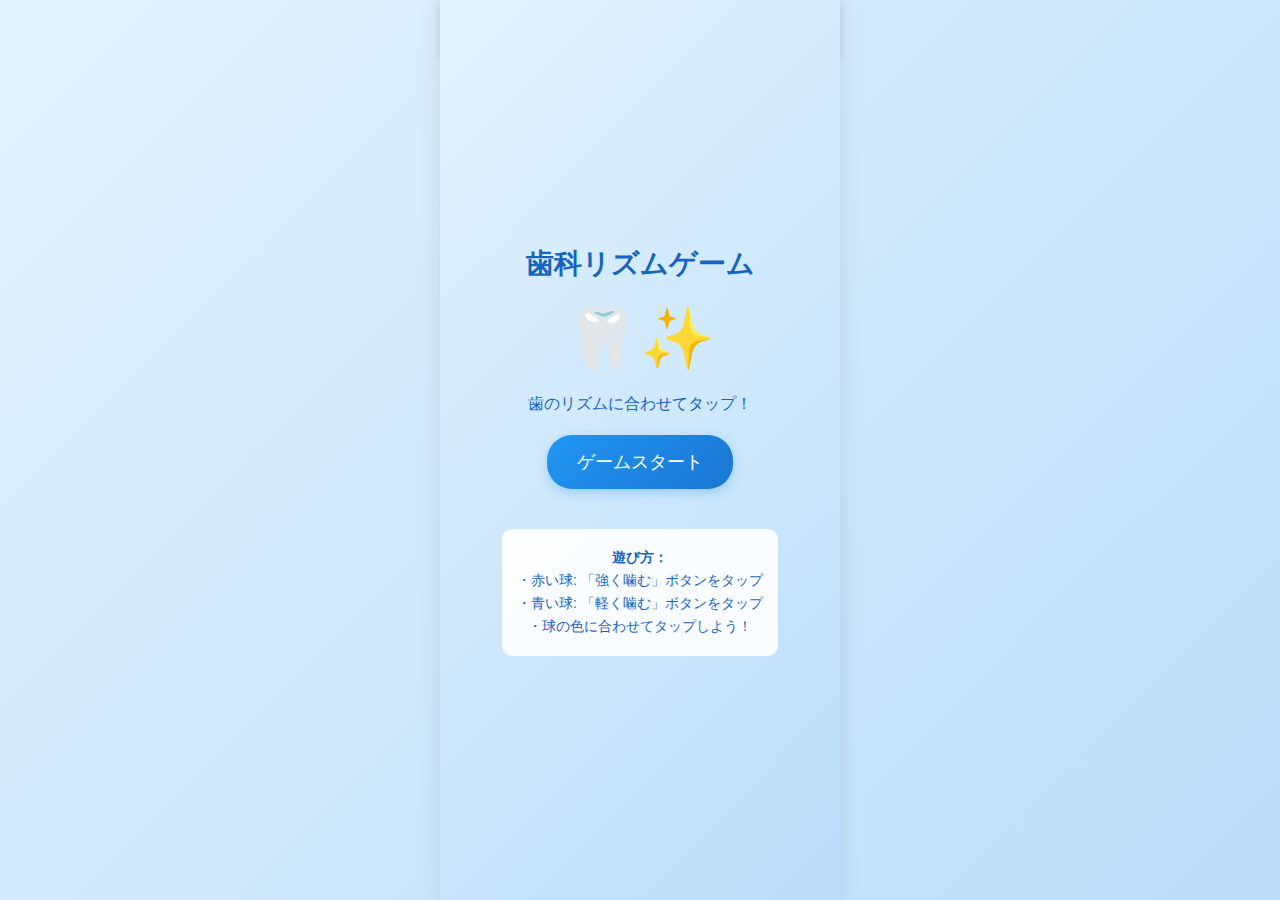
<file: index.html>
<!DOCTYPE html>
<html lang="ja">
<head>
    <meta charset="UTF-8">
    <meta name="viewport" content="width=device-width, initial-scale=1.0">
    <title>歯科リズムゲーム</title>
    <link rel="stylesheet" href="css/style.css">
</head>
<body>
    <div class="game-container">
        <!-- 音楽ファイル -->
        <audio id="bgm" preload="auto" loop>
            <source src="assets/Smile Wide.mp3" type="audio/mpeg">
            Your browser does not support the audio element.
        </audio>

        <!-- ヘッダー -->
        <header class="game-header">
            <div class="score-display">
                <span class="score">スコア: <span id="score">0</span></span>
                <span class="combo">コンボ: <span id="combo">0</span></span>
            </div>
            <div class="fever-gauge">
                <div class="fever-bar">
                    <div class="fever-fill" id="fever-fill"></div>
                </div>
                <span class="fever-text">フィーバー</span>
            </div>
        </header>

        <!-- ゲーム画面 -->
        <main class="game-area">
            <!-- ノーツが降りてくる1つのレーン -->
            <div class="single-lane-container">
                <div class="single-lane" id="single-lane">
                    <div class="target-area"></div>
                </div>
                <div class="center-indicator">
                    <div class="tooth-mascot" id="tooth-mascot">🦷</div>
                </div>
            </div>

            <!-- 判定表示 -->
            <div class="judgment-display" id="judgment-display"></div>
            
            <!-- デバッグ情報 -->
            <div class="debug-info" id="debug-info">
                <div>ゲーム時間: <span id="game-time">0.00</span>s</div>
                <div>次のノーツ: <span id="next-note">-</span></div>
                <div>判定タイミング: <span id="timing-diff">-</span></div>
            </div>
        </main>

        <!-- タップエリア -->
        <footer class="tap-area">
            <div class="tap-button red-tap" id="red-tap">
                <span class="tap-label">強く噛む</span>
            </div>
            <div class="tap-button blue-tap" id="blue-tap">
                <span class="tap-label">軽く噛む</span>
            </div>
        </footer>

        <!-- ゲーム開始画面 -->
        <div class="start-screen" id="start-screen">
            <h1>歯科リズムゲーム</h1>
            <div class="mascot-large">🦷✨</div>
            <p>歯のリズムに合わせてタップ！</p>
            <button class="start-button" id="start-button">ゲームスタート</button>
            <div class="instructions">
                <p><strong>遊び方：</strong></p>
                <p>・赤い球: 「強く噛む」ボタンをタップ</p>
                <p>・青い球: 「軽く噛む」ボタンをタップ</p>
                <p>・球の色に合わせてタップしよう！</p>
            </div>
        </div>

        <!-- リザルト画面 -->
        <div class="result-screen hidden" id="result-screen">
            <h2>リザルト</h2>
            <div class="final-score">
                <p>最終スコア: <span id="final-score">0</span></p>
                <p>最大コンボ: <span id="max-combo">0</span></p>
            </div>
            <div class="unlocked-card">
                <h3>🎉 歯科知識カード解放！</h3>
                <div class="card-preview">
                    <h4 id="card-title">虫歯のメカニズム</h4>
                    <p id="card-description">虫歯は細菌が糖分を分解して作る酸によって歯が溶ける現象です。</p>
                </div>
            </div>
            <button class="restart-button" id="restart-button">もう一度プレイ</button>
        </div>
    </div>

    <script src="js/game.js"></script>
</body>
</html>
</file>
<file: css/style.css>
/* 歯科リズムゲーム CSS */

* {
    margin: 0;
    padding: 0;
    box-sizing: border-box;
    user-select: none;
    -webkit-user-select: none;
    touch-action: manipulation;
}

body {
    font-family: 'Arial', sans-serif;
    background: linear-gradient(135deg, #e3f2fd 0%, #bbdefb 100%);
    height: 100vh;
    overflow: hidden;
    color: #1565c0;
}

.game-container {
    width: 100%;
    height: 100vh;
    max-width: 400px;
    margin: 0 auto;
    background: white;
    position: relative;
    box-shadow: 0 0 20px rgba(0,0,0,0.1);
}

/* ヘッダー */
.game-header {
    background: linear-gradient(90deg, #2196f3, #1976d2);
    color: white;
    padding: 10px 15px;
    display: flex;
    justify-content: space-between;
    align-items: center;
    box-shadow: 0 2px 8px rgba(0,0,0,0.1);
}

.score-display {
    display: flex;
    flex-direction: column;
    gap: 2px;
}

.score, .combo {
    font-size: 12px;
    font-weight: bold;
}

.fever-gauge {
    display: flex;
    align-items: center;
    gap: 8px;
}

.fever-bar {
    width: 80px;
    height: 8px;
    background: rgba(255,255,255,0.3);
    border-radius: 4px;
    overflow: hidden;
}

.fever-fill {
    height: 100%;
    background: linear-gradient(90deg, #ffeb3b, #ff9800);
    width: 0%;
    transition: width 0.3s ease;
}

.fever-text {
    font-size: 10px;
    font-weight: bold;
}

/* ゲームエリア */
.game-area {
    height: calc(100vh - 80px - 120px);
    position: relative;
    background: linear-gradient(180deg, #f8f9fa 0%, #e9ecef 100%);
    overflow: hidden;
}

.single-lane-container {
    width: 100%;
    height: 100%;
    display: flex;
    justify-content: center;
    position: relative;
}

.single-lane {
    width: 120px;
    height: 100%;
    border: 3px solid #dee2e6;
    border-radius: 10px;
    position: relative;
    background: rgba(255,255,255,0.9);
    box-shadow: inset 0 0 10px rgba(0,0,0,0.1);
}

.target-area {
    position: absolute;
    bottom: 20px;
    left: 50%;
    transform: translateX(-50%);
    width: 80px;
    height: 80px;
    border: 4px solid #2196f3;
    border-radius: 50%;
    background: rgba(33, 150, 243, 0.1);
    box-shadow: 0 0 15px rgba(33, 150, 243, 0.3);
}

.center-indicator {
    position: absolute;
    top: 20px;
    left: 50%;
    transform: translateX(-50%);
    z-index: 10;
}

.tooth-mascot {
    font-size: 24px;
    animation: float 2s ease-in-out infinite;
}

@keyframes float {
    0%, 100% { transform: translateY(0px); }
    50% { transform: translateY(-10px); }
}

/* ノーツ */
.note {
    position: absolute;
    width: 60px;
    height: 60px;
    border-radius: 50%;
    top: -60px;
    left: 50%;
    transform: translateX(-50%);
    z-index: 5;
    animation: fall linear;
    display: flex;
    align-items: center;
    justify-content: center;
    font-size: 20px;
    font-weight: bold;
    color: white;
    text-shadow: 0 1px 3px rgba(0,0,0,0.3);
}

.note-red {
    background: linear-gradient(135deg, #f44336, #d32f2f);
    border: 4px solid #c62828;
    box-shadow: 0 4px 12px rgba(244, 67, 54, 0.4);
}

.note-blue {
    background: linear-gradient(135deg, #2196f3, #1976d2);
    border: 4px solid #1565c0;
    box-shadow: 0 4px 12px rgba(33, 150, 243, 0.4);
}

@keyframes fall {
    from { top: -50px; }
    to { top: calc(100% - 40px); }
}

/* 判定表示 */
.judgment-display {
    position: absolute;
    top: 50%;
    left: 50%;
    transform: translate(-50%, -50%);
    font-size: 32px;
    font-weight: bold;
    z-index: 20;
    pointer-events: none;
}

.judgment-perfect {
    color: #4caf50;
    animation: judgment-pop 0.5s ease-out;
}

.judgment-good {
    color: #ff9800;
    animation: judgment-pop 0.5s ease-out;
}

.judgment-miss {
    color: #f44336;
    animation: judgment-pop 0.5s ease-out;
}

@keyframes judgment-pop {
    0% { transform: translate(-50%, -50%) scale(0.5); opacity: 0; }
    30% { transform: translate(-50%, -50%) scale(1.2); opacity: 1; }
    100% { transform: translate(-50%, -50%) scale(1); opacity: 0; }
}

/* タップエリア */
.tap-area {
    height: 120px;
    background: linear-gradient(180deg, #f5f5f5, #eeeeee);
    display: flex;
    border-top: 2px solid #ddd;
}

.tap-button {
    flex: 1;
    display: flex;
    flex-direction: column;
    align-items: center;
    justify-content: center;
    border: 3px solid #bbb;
    cursor: pointer;
    transition: all 0.1s ease;
    position: relative;
    font-weight: bold;
}

.red-tap {
    background: linear-gradient(135deg, #ffebee, #ffcdd2);
    border-color: #f44336;
    color: #d32f2f;
    border-right: 1.5px solid #bbb;
}

.red-tap:active {
    background: linear-gradient(135deg, #f44336, #d32f2f);
    color: white;
    transform: scale(0.95);
    box-shadow: inset 0 0 20px rgba(0,0,0,0.2);
}

.blue-tap {
    background: linear-gradient(135deg, #e3f2fd, #bbdefb);
    border-color: #2196f3;
    color: #1976d2;
    border-left: 1.5px solid #bbb;
}

.blue-tap:active {
    background: linear-gradient(135deg, #2196f3, #1976d2);
    color: white;
    transform: scale(0.95);
    box-shadow: inset 0 0 20px rgba(0,0,0,0.2);
}

.tap-label {
    font-size: 16px;
    font-weight: bold;
    text-align: center;
    line-height: 1.2;
}

/* スタート画面 */
.start-screen {
    position: absolute;
    top: 0;
    left: 0;
    width: 100%;
    height: 100%;
    background: linear-gradient(135deg, #e3f2fd, #bbdefb);
    display: flex;
    flex-direction: column;
    align-items: center;
    justify-content: center;
    z-index: 100;
    text-align: center;
    padding: 20px;
}

.start-screen h1 {
    font-size: 28px;
    margin-bottom: 20px;
    color: #1565c0;
}

.mascot-large {
    font-size: 60px;
    margin-bottom: 20px;
    animation: bounce 1s ease-in-out infinite;
}

@keyframes bounce {
    0%, 100% { transform: translateY(0); }
    50% { transform: translateY(-20px); }
}

.start-button {
    background: linear-gradient(135deg, #2196f3, #1976d2);
    color: white;
    border: none;
    padding: 15px 30px;
    font-size: 18px;
    border-radius: 25px;
    cursor: pointer;
    margin: 20px 0;
    box-shadow: 0 4px 12px rgba(33, 150, 243, 0.3);
    transition: all 0.3s ease;
}

.start-button:hover {
    transform: translateY(-2px);
    box-shadow: 0 6px 16px rgba(33, 150, 243, 0.4);
}

.instructions {
    background: rgba(255,255,255,0.9);
    padding: 15px;
    border-radius: 10px;
    margin-top: 20px;
    max-width: 300px;
}

.instructions p {
    margin: 5px 0;
    font-size: 14px;
}

/* リザルト画面 */
.result-screen {
    position: absolute;
    top: 0;
    left: 0;
    width: 100%;
    height: 100%;
    background: linear-gradient(135deg, #e8f5e8, #c8e6c9);
    display: flex;
    flex-direction: column;
    align-items: center;
    justify-content: center;
    z-index: 100;
    text-align: center;
    padding: 20px;
}

.result-screen h2 {
    font-size: 32px;
    margin-bottom: 20px;
    color: #2e7d32;
}

.final-score {
    background: rgba(255,255,255,0.9);
    padding: 20px;
    border-radius: 15px;
    margin-bottom: 20px;
    box-shadow: 0 4px 12px rgba(0,0,0,0.1);
}

.final-score p {
    font-size: 18px;
    margin: 10px 0;
    font-weight: bold;
}

.unlocked-card {
    background: linear-gradient(135deg, #fff3e0, #ffe0b2);
    padding: 20px;
    border-radius: 15px;
    margin-bottom: 20px;
    box-shadow: 0 4px 12px rgba(255, 152, 0, 0.2);
    max-width: 320px;
}

.unlocked-card h3 {
    color: #e65100;
    margin-bottom: 15px;
}

.card-preview {
    background: white;
    padding: 15px;
    border-radius: 10px;
    text-align: left;
}

.card-preview h4 {
    color: #1565c0;
    margin-bottom: 10px;
    font-size: 16px;
}

.card-preview p {
    font-size: 12px;
    line-height: 1.4;
    color: #555;
}

.restart-button {
    background: linear-gradient(135deg, #4caf50, #388e3c);
    color: white;
    border: none;
    padding: 12px 25px;
    font-size: 16px;
    border-radius: 20px;
    cursor: pointer;
    box-shadow: 0 4px 12px rgba(76, 175, 80, 0.3);
    transition: all 0.3s ease;
}

.restart-button:hover {
    transform: translateY(-2px);
    box-shadow: 0 6px 16px rgba(76, 175, 80, 0.4);
}

/* ユーティリティ */
.hidden {
    display: none !important;
}

/* フィーバーモード */
.fever-mode {
    animation: fever-flash 0.5s ease-in-out infinite alternate;
}

@keyframes fever-flash {
    from { 
        background: linear-gradient(180deg, #fff9c4, #fff176);
        box-shadow: 0 0 20px rgba(255, 235, 59, 0.5);
    }
    to { 
        background: linear-gradient(180deg, #f8f9fa, #e9ecef);
        box-shadow: none;
    }
}

/* デバッグ情報 */
.debug-info {
    position: absolute;
    top: 10px;
    right: 10px;
    background: rgba(0,0,0,0.7);
    color: white;
    padding: 10px;
    border-radius: 5px;
    font-size: 12px;
    z-index: 15;
    font-family: monospace;
}

.debug-info div {
    margin: 2px 0;
}

/* レスポンシブ調整 */
@media (max-height: 600px) {
    .game-header {
        padding: 8px 15px;
    }
    
    .tap-area {
        height: 100px;
    }
    
    .target-area {
        width: 50px;
        height: 50px;
        bottom: 15px;
    }
    
    .debug-info {
        font-size: 10px;
        padding: 5px;
    }
}
</file>
